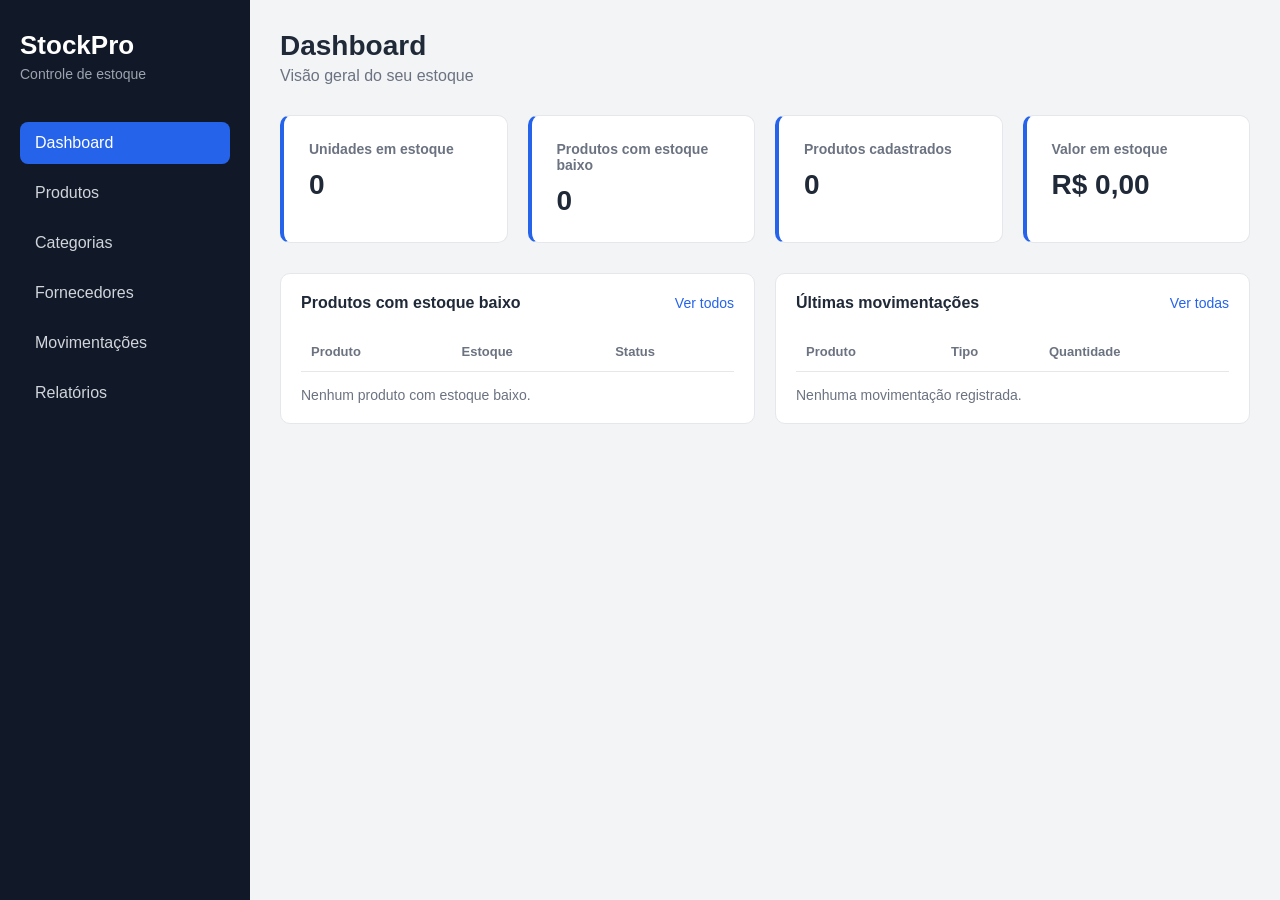
<file: index.html>
<!DOCTYPE html>
<html lang="pt-BR">
<head>
    <meta charset="UTF-8">
    <meta name="viewport" content="width=device-width, initial-scale=1.0">
    <title>StockPro | Controle de Estoque</title>
    <link rel="stylesheet" href="css/style.css">
    <link rel="shortcut icon" href="img/favicon.ico" type="image/x-icon">
</head>
<body>
    <div class="container">
        <aside class="sidebar">
            <div class="logo">
                <h1>StockPro</h1>
                <p>Controle de estoque</p>
            </div>

            <nav class="menu">
                <a href="index.html" class="ativo">Dashboard</a>
                <a href="pages/produtos.html">Produtos</a>
                <a href="pages/categorias.html">Categorias</a>
                <a href="pages/fornecedores.html">Fornecedores</a>
                <a href="pages/movimentacoes.html">Movimentações</a>
                <a href="pages/relatorios.html">Relatórios</a>
            </nav>
        </aside>

        <main class="conteudo">
            <header class="cabecalho">
                <h2>Dashboard</h2>
                <p>Visão geral do seu estoque</p>
            </header>

            <section class="cards">
                <div class="card">
                    <h3>Unidades em estoque</h3>
                    <strong id="total-unidades">0</strong>
                </div>

                <div class="card">
                    <h3>Produtos com estoque baixo</h3>
                    <strong id="total-estoque-baixo">0</strong>
                </div>

                <div class="card">
                    <h3>Produtos cadastrados</h3>
                    <strong id="total-produtos-dashboard">0</strong>
                </div>

                <div class="card">
                    <h3>Valor em estoque</h3>
                    <strong id="valor-estoque">R$ 0,00</strong>
                </div>
            </section>

            <section class="dashboard-grid">
                <div class="painel">
                    <div class="painel-header">
                        <h3>Produtos com estoque baixo</h3>
                        <a href="pages/produtos.html">Ver todos</a>
                    </div>

                    <div class="tabela-container">
                        <table>
                            <thead>
                                <tr>
                                    <th>Produto</th>
                                    <th>Estoque</th>
                                    <th>Status</th>
                                </tr>
                            </thead>
                            <tbody id="tabela-estoque-baixo"></tbody>
                        </table>
                    </div>

                    <p id="mensagem-estoque-vazio"
                       class="mensagem-vazia" hidden>
                        Nenhum produto com estoque baixo.
                    </p>
                </div>

                <div class="painel">
                    <div class="painel-header">
                        <h3>Últimas movimentações</h3>
                        <a href="pages/movimentacoes.html">Ver todas</a>
                    </div>

                    <div class="tabela-container">
                        <table>
                            <thead>
                                <tr>
                                    <th>Produto</th>
                                    <th>Tipo</th>
                                    <th>Quantidade</th>
                                </tr>
                            </thead>
                            <tbody id="tabela-movimentacoes"></tbody>
                        </table>
                    </div>

                    <p id="mensagem-movimentacoes-vazias"
                       class="mensagem-vazia" hidden>
                        Nenhuma movimentação registrada.
                    </p>
                </div>
            </section>
        </main>
    </div>

    <script src="js/dashboard.js"></script>
</body>
</html>
</file>
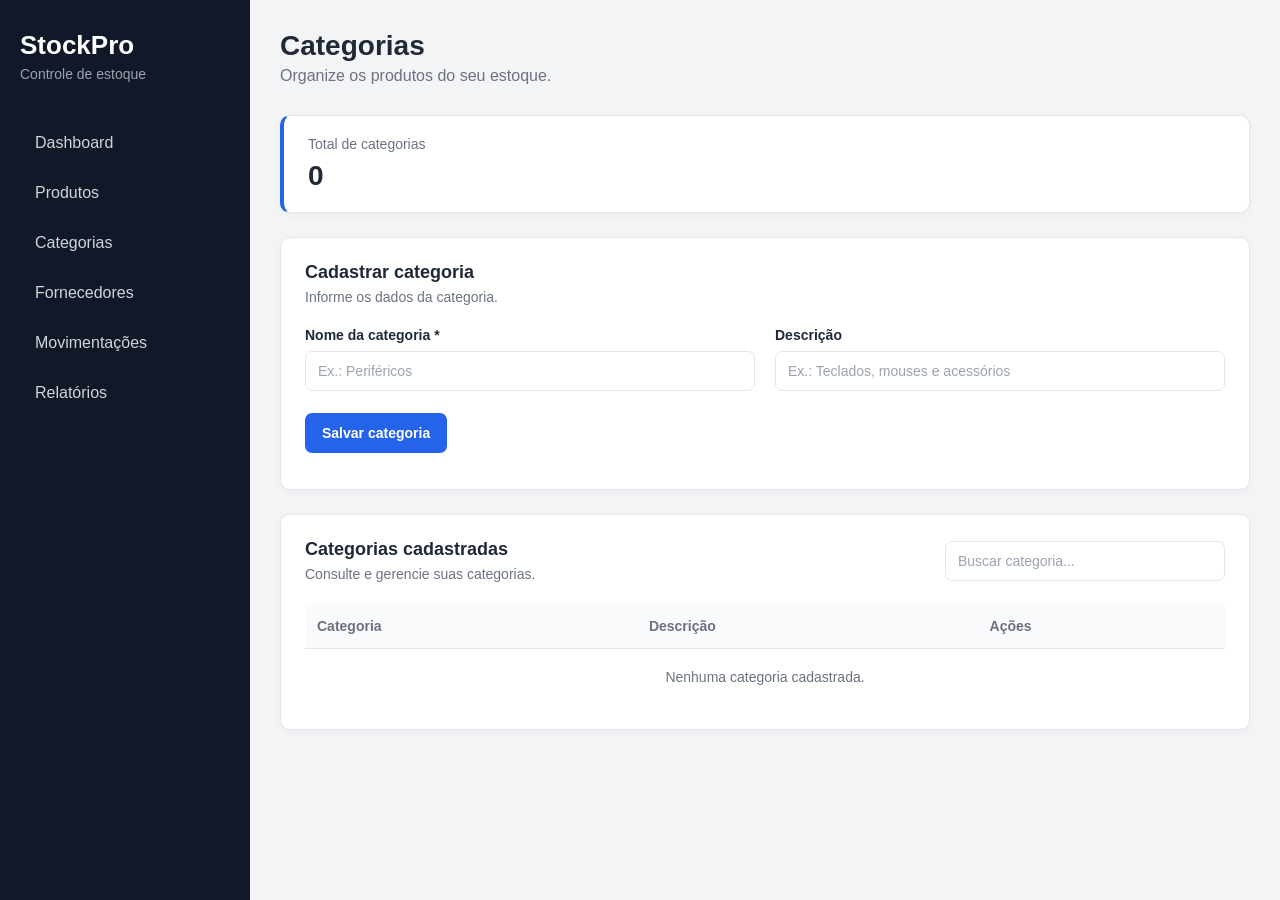
<file: pages/categorias.html>
<!DOCTYPE html>
<html lang="pt-BR">
<head>
    <meta charset="UTF-8">
    <meta name="viewport" content="width=device-width, initial-scale=1.0">
    <title>StockPro | Categorias</title>
    <link rel="stylesheet" href="../css/style.css">
    <link rel="stylesheet" href="../css/categorias.css">
    <link rel="shortcut icon" href="../img/favicon.ico" type="image/x-icon">
</head>
<body>
    <div class="container">
        <aside class="sidebar">
            <div class="logo">
                <h1>StockPro</h1>
                <p>Controle de estoque</p>
            </div>

            <nav class="menu">
                <a href="../index.html">Dashboard</a>
                <a href="produtos.html">Produtos</a>
                <a href="categorias.html">Categorias</a>
                <a href="fornecedores.html">Fornecedores</a>
                <a href="movimentacoes.html">Movimentações</a>
                <a href="relatorios.html">Relatórios</a>
            </nav>
        </aside>

        <main class="conteudo">
            <header class="cabecalho">
                <h2>Categorias</h2>
                <p>Organize os produtos do seu estoque.</p>
            </header>

            <section class="categorias-resumo">
                <div class="categoria-indicador">
                    <span>Total de categorias</span>
                    <strong id="total-categorias">0</strong>
                </div>
            </section>

            <section class="categorias-painel">
                <div class="categorias-titulo">
                    <div>
                        <h3 id="titulo-formulario">Cadastrar categoria</h3>
                        <p>Informe os dados da categoria.</p>
                    </div>
                </div>

                <form id="form-categoria">
                    <input type="hidden" id="categoria-id">

                    <div class="categorias-form-grid">
                        <div class="categoria-campo">
                            <label for="nome-categoria">Nome da categoria *</label>
                            <input
                                type="text"
                                id="nome-categoria"
                                maxlength="80"
                                required
                                placeholder="Ex.: Periféricos"
                            >
                        </div>

                        <div class="categoria-campo">
                            <label for="descricao-categoria">Descrição</label>
                            <input
                                type="text"
                                id="descricao-categoria"
                                maxlength="200"
                                placeholder="Ex.: Teclados, mouses e acessórios"
                            >
                        </div>
                    </div>

                    <div class="categorias-acoes">
                        <button type="submit" class="botao-categoria botao-salvar-categoria">
                            Salvar categoria
                        </button>

                        <button
                            type="button"
                            id="btn-cancelar-categoria"
                            class="botao-categoria botao-cancelar-categoria"
                            hidden
                        >
                            Cancelar edição
                        </button>
                    </div>

                    <p id="mensagem-categoria" role="status" aria-live="polite"></p>
                </form>
            </section>

            <section class="categorias-painel">
                <div class="categorias-titulo categorias-lista-titulo">
                    <div>
                        <h3>Categorias cadastradas</h3>
                        <p>Consulte e gerencie suas categorias.</p>
                    </div>

                    <input
                        type="search"
                        id="buscar-categoria"
                        class="buscar-categoria"
                        placeholder="Buscar categoria..."
                        aria-label="Buscar categoria"
                    >
                </div>

                <div class="tabela-container">
                    <table class="tabela-categorias">
                        <thead>
                            <tr>
                                <th>Categoria</th>
                                <th>Descrição</th>
                                <th>Ações</th>
                            </tr>
                        </thead>
                        <tbody id="tabela-categorias"></tbody>
                    </table>
                </div>

                <p id="mensagem-tabela-categorias" class="mensagem-categoria-vazia">
                    Nenhuma categoria cadastrada.
                </p>
            </section>
        </main>
    </div>

    <script src="../js/categorias.js"></script>
</body>
</html>
</file>
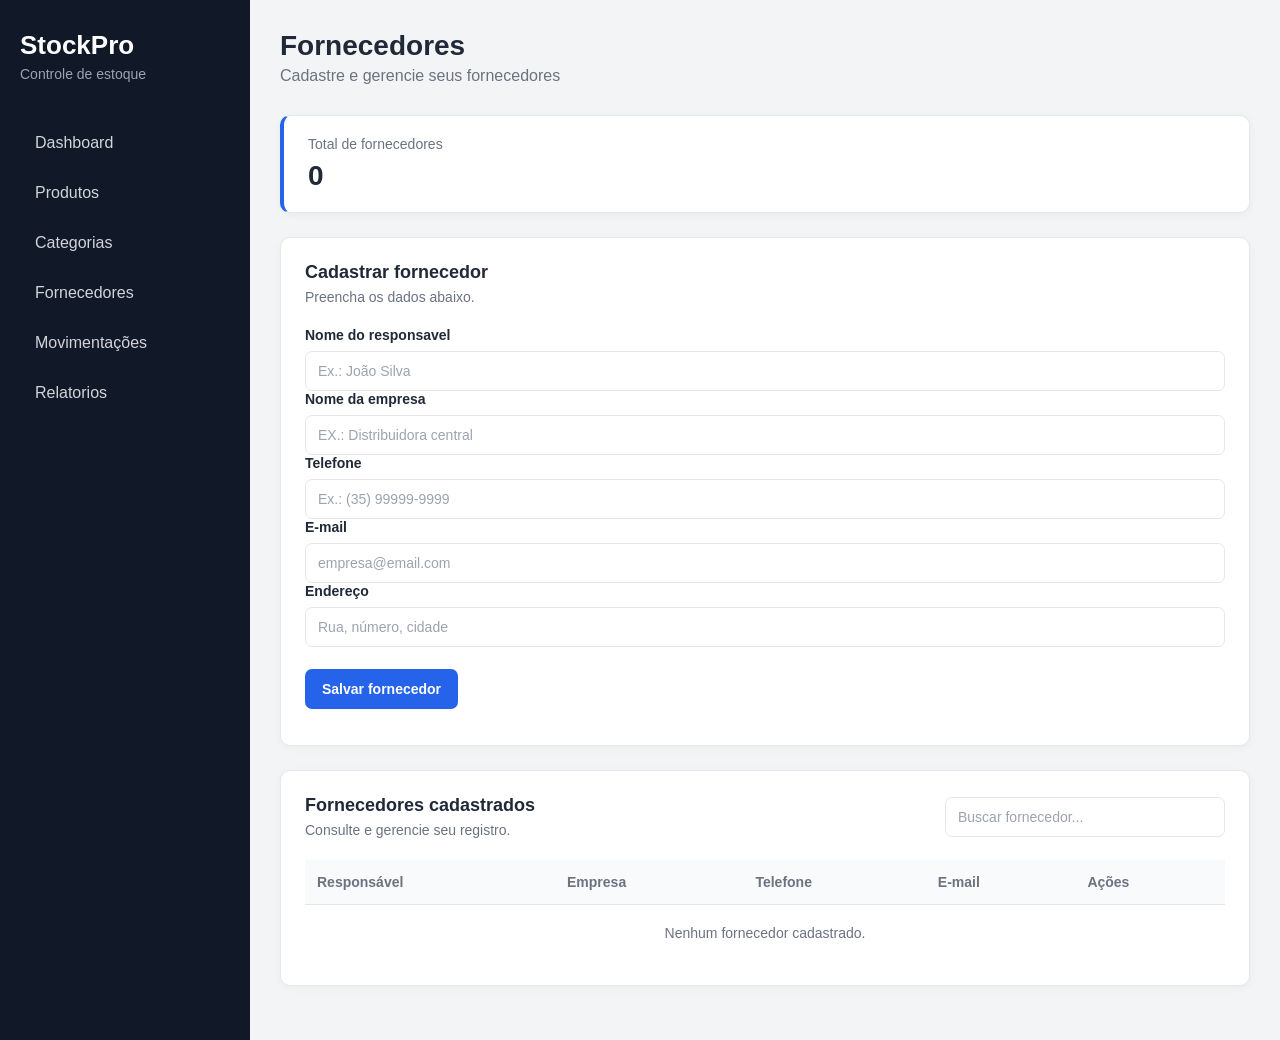
<file: pages/fornecedores.html>
<!DOCTYPE html>
<html lang="en">
<head>
    <meta charset="UTF-8">
    <meta name="viewport" content="width=device-width, initial-scale=1.0">
    <title>StockPro | Fornecedores</title>
    <link rel="stylesheet" href="../css/style.css">
    <link rel="stylesheet" href="../css/fornecedores.css">
    <link rel="shortcut icon" href="../img/favicon.ico" type="image/x-icon">
</head>
<body>
    
    <div class="container">

        <aside class="sidebar">

            <div class="logo">

                <h1>StockPro</h1>
                <p>Controle de estoque</p>

            </div>

            <nav class="menu">

                <a href="../index.html">Dashboard</a>
                <a href="produtos.html">Produtos</a>
                <a href="categorias.html">Categorias</a>
                <a href="fornecedores.html">Fornecedores</a>
                <a href="movimentacoes.html">Movimentações</a>
                <a href="relatorios.html">Relatorios</a>

            </nav>

        </aside>

        <main class="conteudo">

            <header class="cabecalho">

                <h2>Fornecedores</h2>
                <p>Cadastre e gerencie seus fornecedores</p>

            </header>

            <section class="fornecedores-resumo">

                <div class="fornecedor-indicador">

                    <span>Total de fornecedores</span>
                    <strong id="total-fornecedores">0</strong>

                </div>

            </section>

            <section class="fornecedores-painel">

                <div class="fornecedores-titulo">

                    <div>

                        <h3 id="titulo-formulario">Cadastrar fornecedor</h3>
                        <p>Preencha os dados abaixo.</p>

                    </div>

                </div>

                <form id="form-fornecedor">

                    <input type="hidden" id="fornecedor-id">

                    <div class="fornecedor-form-grid">

                        <div class="fornecedor-campo">

                            <label for="nome">Nome do responsavel</label>
                            <input type="text" id="nome" maxlength="100" required placeholder="Ex.: João Silva">

                        </div>

                        <div class="fornecedor-campo">

                            <label for="empresa">Nome da empresa</label>
                            <input type="text" id="empresa" maxlength="120" required placeholder="EX.: Distribuidora central">

                        </div>

                        <div class="fornecedor-campo">

                            <label for="telefone">Telefone</label>
                            <input type="tel" id="telefone" maxlength="25" required placeholder="Ex.: (35) 99999-9999">

                        </div>

                        <div class="fornecedor-campo">

                            <label for="email">E-mail</label>
                            <input type="email" id="email" maxlength="150" placeholder="empresa@email.com">

                        </div>

                        <div class="fornecedor-campo fornecedor-endereco">

                            <label for="endereco">Endereço</label>
                            <input type="text" id="endereco" maxlength="200" placeholder="Rua, número, cidade">

                        </div>

                    </div>

                    <div class="fornecedores-acoes">

                        <button type="submit" class="botao-fornecedor botao-salvar">

                            Salvar fornecedor

                        </button>

                        <button type="button" id="btn-cancelar" class="botao-fornecedor botao-cancelar" hidden>

                            Cancelar edição

                        </button>

                    </div>

                    <p id="mensagem-fornecedor" role="status" aria-live="polite"></p>

                </form>

            </section>

            <section class="fornecedores-painel">

                <div class="fornecedores-titulo fornecedores-lista-titulo">

                    <div>

                        <h3>Fornecedores cadastrados</h3>
                        <p>Consulte e gerencie seu registro.</p>

                    </div>

                    <input type="search" id="pesquisa-fornecedor" class="pesquisa-fornecedor" placeholder="Buscar fornecedor..." aria-label="Buscar fornecedor">

                </div>

                <div class="tabela-container">

                    <table class="tabela-fornecedores">

                        <thead>

                            <tr>

                                <th>Responsável</th>
                                <th>Empresa</th>
                                <th>Telefone</th>
                                <th>E-mail</th>
                                <th>Ações</th>

                            </tr>

                        </thead>

                        <tbody id="tabela-fornecedores"></tbody>

                    </table>

                </div>

                <p id="mensagem-tabela" class="mensagem-fornecedor-vazia">
                    Nenhum fornecedor cadastrado.
                </p>

            </section>

        </main>

    </div>

    <script src="../js/fornecedores.js"></script>

</body>
</html>
</file>
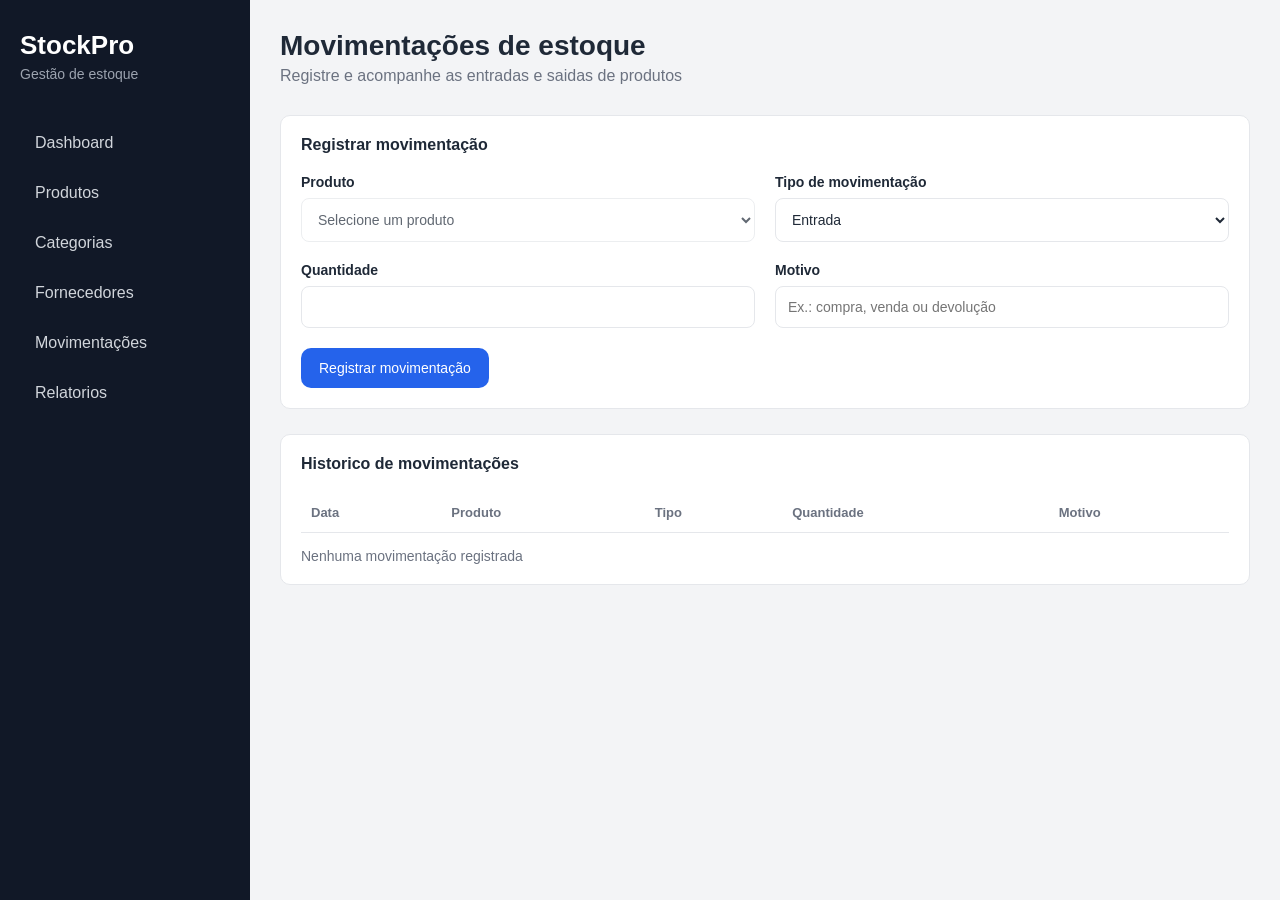
<file: pages/movimentacoes.html>
<!DOCTYPE html>
<html lang="en">
<head>
    <meta charset="UTF-8">
    <meta name="viewport" content="width=device-width, initial-scale=1.0">
    <title>Movimentações | StockPro</title>
    <link rel="stylesheet" href="../css/style.css">
    <link rel="shortcut icon" href="../img/favicon.ico" type="image/x-icon">
</head>
<body>

    <div class="container">

        <aside class="sidebar">

            <div class="logo">

                <h1>StockPro</h1>

                <p>Gestão de estoque</p>

            </div>

            <nav class="menu">

                <a href="../index.html">Dashboard</a>
                <a href="produtos.html">Produtos</a>
                <a href="categorias.html">Categorias</a>
                <a href="fornecedores.html">Fornecedores</a>
                <a href="movimentacoes.html">Movimentações</a>
                <a href="relatorios.html">Relatorios</a>

            </nav>

        </aside>

        <main class="conteudo">

            <header class="cabecalho">

                <h2>Movimentações de estoque </h2>
                <p>Registre e acompanhe as entradas e saidas de produtos </p>

            </header>

            <section class="painel painel-movimentacao">

                <div class="painel-header">

                    <h3>Registrar movimentação</h3>

                </div>

                <form id="form-movimentacao">

                    <div class="campo">

                        <label for="produto-movimentacao">Produto</label>
                        <select id="produto-movimentacao" required>
                            <option value="">Selecione um produto</option>
                        </select>

                    </div>

                    <div class="campo">

                        <label for="tipo-movimentacao">Tipo de movimentação</label>
                        <select id="tipo-movimentacao" required>
                            <option value="entrada">Entrada</option>
                            <option value="saida">Saída</option>
                        </select>

                    </div>

                    <div class="campo">

                        <label for="quantidade-movimentacao">Quantidade</label>
                        <input
                            type="number"
                            id="quantidade-movimentacao"
                            min="1"
                            step="1"
                            required
                        >

                    </div>

                    <div class="campo">

                        <label for="motivo-movimentacao">Motivo</label>
                        <input
                            type="text"
                            id="motivo-movimentacao"
                            maxlength="150"
                            placeholder="Ex.: compra, venda ou devolução"
                            required
                        >

                    </div>

                    <button type="submit">Registrar movimentação</button>

                </form>

            </section>

            <section class="painel painel-historico">

                <div class="painel-header">

                    <h3>Historico de movimentações</h3>

                </div>

                <div class="tabela-container">

                    <table>

                        <thead>

                            <tr>

                                <th>Data</th>
                                <th>Produto</th>
                                <th>Tipo</th>
                                <th>Quantidade</th>
                                <th>Motivo</th>

                            </tr>

                        </thead>

                        <tbody id="historico-movimentacoes"></tbody>

                    </table>

                </div>

                <p id="mensagem-historico" class="mensagem-vazia" hidden>Nenhuma movimentação registrada</p>

            </section>

        </main>

    </div>

    <script src="../js/movimentacoes.js"></script>

</body>
</html>
</file>
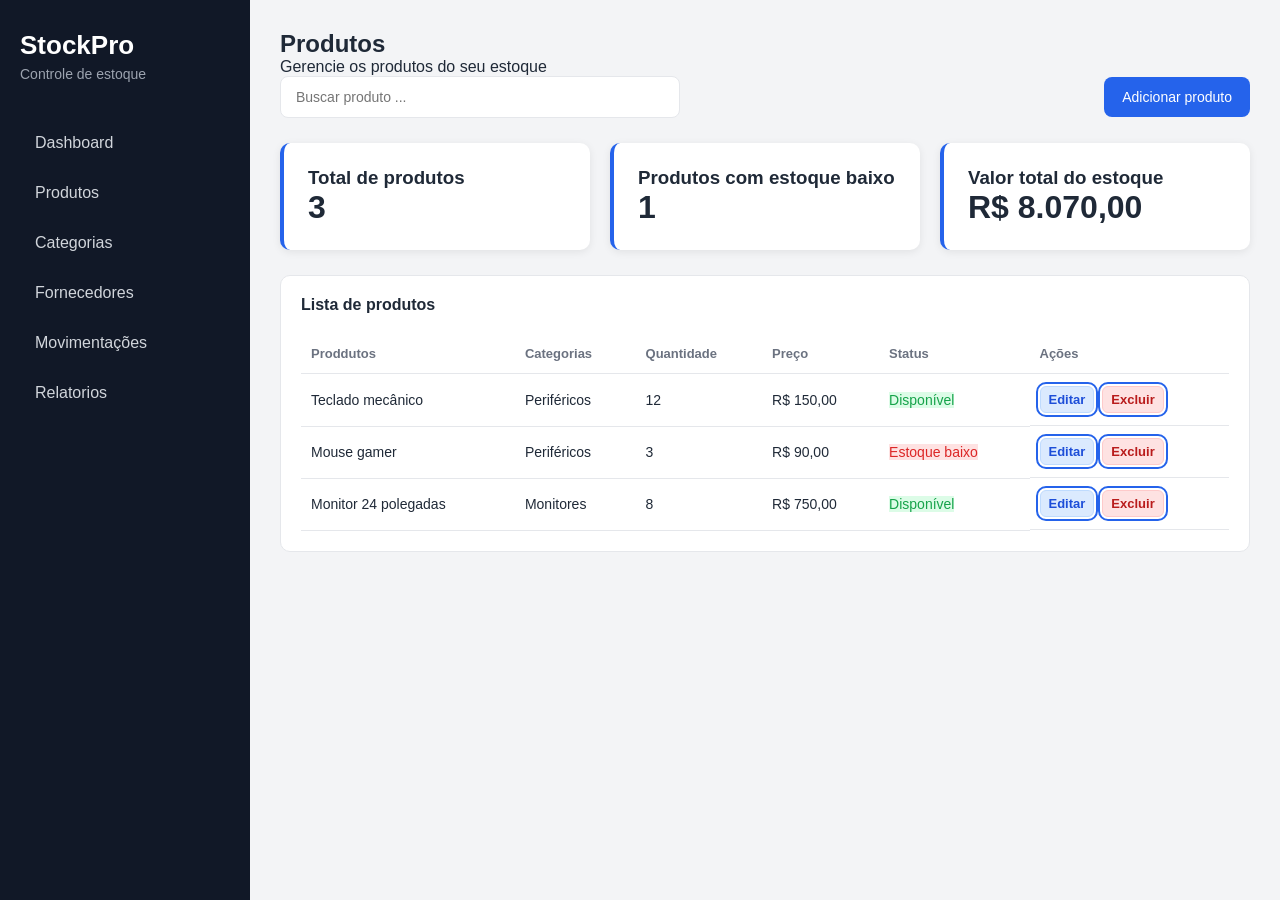
<file: pages/produtos.html>
<!DOCTYPE html>

<html lang="pt-br">
    
<head>

    <meta charset="UTF-8">

    <meta name="viewport" content="width=device-width, initial-scale=1.0">

    <title>StockPro | Produtos</title>

    <link rel="stylesheet" href="../css/style.css">

    <link rel="shortcut icon" href="../img/favicon.ico" type="image/x-icon">

</head>

<body>

    <div class="container">

        <aside class="sidebar">

            <div class="logo">

                <h1>StockPro</h1>
                <p>Controle de estoque</p>

            </div>

            <nav class="menu">

                <a href="../index.html">Dashboard</a>
                <a href="produtos.html">Produtos</a>
                <a href="categorias.html">Categorias</a>
                <a href="fornecedores.html">Fornecedores</a>
                <a href="movimentacoes.html">Movimentações</a>
                <a href="relatorios.html">Relatorios</a>

            </nav>

        </aside>

        <main class="conteudo">

            <header>

                <h2>Produtos</h2>
                <p>Gerencie os produtos do seu estoque</p>

            </header>

            <section class="acoes-produtos">

                <input type="search" id="buscar-produto" placeholder="Buscar produto ...">
                <button type="button" id="btn-adicionar"> Adicionar produto</button>

            </section>

            <section class="indicadores-estoque">

                <div class="card-indicador">

                    <h3>Total de produtos</h3>
                    <p id="total-produtos">0</p>

                </div>

                <div class="card-indicador card-estoque-baixo">

                    <h3>Produtos com estoque baixo</h3>
                    <p id="produtos-estoque-baixo">0</p>

                </div>

                <div class="card-indicador">

                    <h3>Valor total do estoque </h3>
                    <p id="valor-total-estoque">R$0,00</p>

                </div>

            </section>

            <section class="painel" id="formulario-produto" hidden>

                <div class="painel-header">

                    <h3 id="titulo-formulario">Adicionar produto</h3>

                </div>

                <form id="form-produto">

                    <div class="campo">

                        <label for="nome-produto">Nome do produto</label>
                        <input type="text" id="nome-produto" required maxlength="100">

                    </div>

                    <div class="campo">

                        <label for="categoria-produto">Categoria</label>
                        <select id="categoria-produto" required>
                            <option value="">Selecione uma categoria</option>
                        </select>
                    </div>

                    <div class="campo">

                        <label for="quantidade-produto">Quantidade</label>
                        <input type="number" id="quantidade-produto" min="0" step="1" required>

                    </div>

                    <div class="campo">

                        <label for="preco-produto">Preço</label>
                        <input type="number" id="preco-produto" min="0" step="0.01" required>

                    </div>

                    <div class="campo">

                        <label for="estoque-minimo">Estoque mínimo</label>
                        <input type="number" id="estoque-minimo" min="0" step="1" required>

                    </div>

                    <button type="submit" id="btn-salvar">Salvar produto</button>
                    <button type="button" id="btn-cancelar">Cancelar</button>

                </form>

            </section>

            <section class="painel">

                <div class="painel-header">

                    <h3>Lista de produtos</h3>

                </div>

                <div class="tabela-container">

                    <table>

                        <thead>

                            <tr>

                                <th>Proddutos</th>
                                <th>Categorias</th>
                                <th>Quantidade</th>
                                <th>Preço</th>
                                <th>Status</th>
                                <th>Ações</th>

                            </tr>

                        </thead>

                        <tbody>

                            <tr>

                                <td>Teclado mecânico</td>
                                <td>Periféricos</td>
                                <td>12</td>
                                <td>R$ 150,00</td>
                                <td><span class="status-entrada">Disponivel</span></td>
                                <td></td>

                            </tr>

                               <tr>

                                <td>Mouse gamer</td>
                                <td>Periféricos</td>
                                <td>3</td>
                                <td>R$ 90,00</td>
                                <td><span class="status-baixo">Estoque baixo</span></td>
                                <td></td>

                            </tr>

                               <tr>

                                <td>Monitor 24"</td>
                                <td>Monitores</td>
                                <td>8</td>
                                <td>R$ 750,00</td>
                                <td><span class="status-entrada">Disponivel</span></td>
                                <td></td>

                            </tr>

                        </tbody>

                    </table>

                </div>

            </section>

        </main>

    </div>

    <script src="../js/produtos.js"></script>

</body>

</html>
</file>
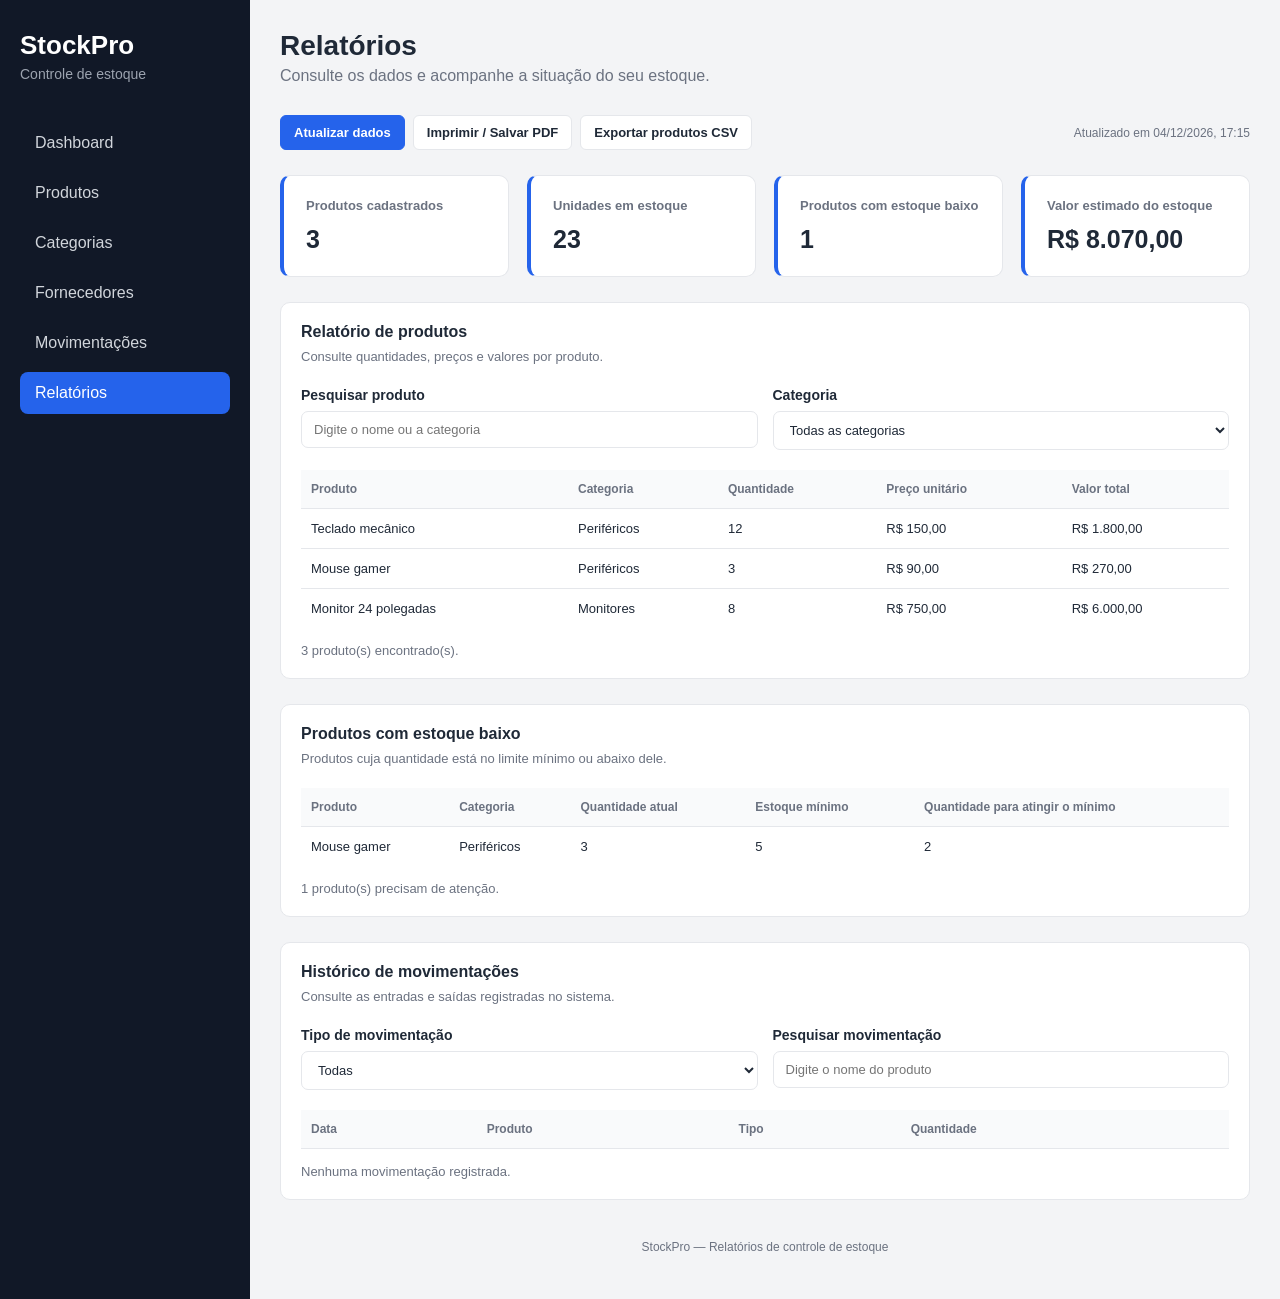
<file: pages/relatorios.html>
<!DOCTYPE html>
<html lang="pt-BR">
<head>
    <meta charset="UTF-8">
    <meta name="viewport" content="width=device-width, initial-scale=1.0">

    <title>Relatórios | StockPro</title>

    <link rel="stylesheet" href="../css/style.css">
    <link rel="stylesheet" href="../css/relatorios.css">
    <link rel="shortcut icon" href="../img/favicon.ico" type="image/x-icon">
</head>

<body>
    <div class="container">

        <aside class="sidebar">
            <div class="logo">
                <h1>StockPro</h1>
                <p>Controle de estoque</p>
            </div>

            <nav class="menu">
                <a href="../index.html">Dashboard</a>
                <a href="produtos.html">Produtos</a>
                <a href="categorias.html">Categorias</a>
                <a href="fornecedores.html">Fornecedores</a>
                <a href="movimentacoes.html">Movimentações</a>
                <a href="relatorios.html" class="ativo">Relatórios</a>
            </nav>
        </aside>

        <main class="conteudo">

            <header class="cabecalho">
                <h2>Relatórios</h2>
                <p>Consulte os dados e acompanhe a situação do seu estoque.</p>
            </header>

            <!-- AÇÕES -->

            <section class="relatorios-acoes">
                <div>
                    <button type="button" id="btn-atualizar-relatorios">
                        Atualizar dados
                    </button>

                    <button type="button" id="btn-imprimir-relatorios">
                        Imprimir / Salvar PDF
                    </button>

                    <button type="button" id="btn-exportar-produtos">
                        Exportar produtos CSV
                    </button>
                </div>

                <p id="data-atualizacao"></p>
            </section>

            <!-- INDICADORES -->

            <section class="relatorios-indicadores">

                <article class="relatorio-card">
                    <h3>Produtos cadastrados</h3>
                    <p id="relatorio-total-produtos">0</p>
                </article>

                <article class="relatorio-card">
                    <h3>Unidades em estoque</h3>
                    <p id="relatorio-total-unidades">0</p>
                </article>

                <article class="relatorio-card">
                    <h3>Produtos com estoque baixo</h3>
                    <p id="relatorio-total-baixo">0</p>
                </article>

                <article class="relatorio-card">
                    <h3>Valor estimado do estoque</h3>
                    <p id="relatorio-valor-estoque">R$ 0,00</p>
                </article>

            </section>

            <!-- RELATÓRIO DE PRODUTOS -->

            <section class="painel painel-relatorio">

                <div class="painel-header">
                    <div>
                        <h3>Relatório de produtos</h3>
                        <p>Consulte quantidades, preços e valores por produto.</p>
                    </div>
                </div>

                <div class="filtros-relatorios">
                    <div class="campo">
                        <label for="filtro-busca-produto">Pesquisar produto</label>
                        <input
                            type="search"
                            id="filtro-busca-produto"
                            placeholder="Digite o nome ou a categoria"
                        >
                    </div>

                    <div class="campo">
                        <label for="filtro-categoria-relatorio">Categoria</label>
                        <select id="filtro-categoria-relatorio">
                            <option value="">Todas as categorias</option>
                        </select>
                    </div>
                </div>

                <div class="tabela-container">
                    <table>
                        <thead>
                            <tr>
                                <th>Produto</th>
                                <th>Categoria</th>
                                <th>Quantidade</th>
                                <th>Preço unitário</th>
                                <th>Valor total</th>
                            </tr>
                        </thead>

                        <tbody id="tabela-relatorio-produtos"></tbody>
                    </table>
                </div>

                <p class="mensagem-relatorio" id="mensagem-produtos"></p>

            </section>

            <!-- RELATÓRIO DE ESTOQUE BAIXO -->

            <section class="painel painel-relatorio">

                <div class="painel-header">
                    <div>
                        <h3>Produtos com estoque baixo</h3>
                        <p>Produtos cuja quantidade está no limite mínimo ou abaixo dele.</p>
                    </div>
                </div>

                <div class="tabela-container">
                    <table>
                        <thead>
                            <tr>
                                <th>Produto</th>
                                <th>Categoria</th>
                                <th>Quantidade atual</th>
                                <th>Estoque mínimo</th>
                                <th>Quantidade para atingir o mínimo</th>
                            </tr>
                        </thead>

                        <tbody id="tabela-relatorio-estoque-baixo"></tbody>
                    </table>
                </div>

                <p class="mensagem-relatorio" id="mensagem-estoque-baixo"></p>

            </section>

            <!-- HISTÓRICO DE MOVIMENTAÇÕES -->

            <section class="painel painel-relatorio">

                <div class="painel-header">
                    <div>
                        <h3>Histórico de movimentações</h3>
                        <p>Consulte as entradas e saídas registradas no sistema.</p>
                    </div>
                </div>

                <div class="filtros-relatorios">
                    <div class="campo">
                        <label for="filtro-tipo-movimentacao">Tipo de movimentação</label>
                        <select id="filtro-tipo-movimentacao">
                            <option value="">Todas</option>
                            <option value="entrada">Entradas</option>
                            <option value="saida">Saídas</option>
                        </select>
                    </div>

                    <div class="campo">
                        <label for="filtro-busca-movimentacao">Pesquisar movimentação</label>
                        <input
                            type="search"
                            id="filtro-busca-movimentacao"
                            placeholder="Digite o nome do produto"
                        >
                    </div>
                </div>

                <div class="tabela-container">
                    <table>
                        <thead>
                            <tr>
                                <th>Data</th>
                                <th>Produto</th>
                                <th>Tipo</th>
                                <th>Quantidade</th>
                            </tr>
                        </thead>

                        <tbody id="tabela-relatorio-movimentacoes"></tbody>
                    </table>
                </div>

                <p class="mensagem-relatorio" id="mensagem-movimentacoes"></p>

            </section>

            <footer class="rodape-relatorios">
                <p>StockPro — Relatórios de controle de estoque</p>
            </footer>

        </main>
    </div>

    <script src="../js/relatorios.js"></script>
</body>
</html>
</file>
<file: css/style.css>
@charset "UTF-8";
:root{

    --cor-principal: #2563eb;
    --cor-sidebar: #111827;
    --cor-fundo: #f3f4f6;
    --cor-card: #ffffff;
    --cor-texto: #1f2937;
    --cor-texto-secundario: #6b7280;
    --cor-texto-extra: #9ca3af;
    --cor-sucesso: #16a34a;
    --cor-alerta: #f59e0b;
    --cor-perigo: #dc2626;
    --cor-links-cabeçalho: #d1d5db;
    --cor-status-baixo: #fee2e2;
    --cor-status-entrada: #dcfce7;
    --borda: #e5e7eb;
    --fonte: Arial, Helvetica, sans-serif;

}

*{
    margin: 0;
    padding: 0;
    box-sizing: border-box;
}

.container{
    display: flex;
    min-height: 100vh;
}

.sidebar{
    width: 250px;
    min-height: 100vh;
    background-color: var(--cor-sidebar);
    color: var(--cor-card);
    padding: 30px 20px;
}

.logo{
    margin-bottom: 40px;
}

.logo h1{
    font-size: 26px;
    margin-bottom: 5px;
}

.logo p{
    font-size: 14px;
    color: var(--cor-texto-extra);
}

.menu{
    display: flex;
    flex-direction: column;
    gap: 8px;
}

.menu a{
    text-decoration: none;
    color: var(--cor-links-cabeçalho);
    padding: 12px 15px;
    border-radius: 8px;
    transition: 0.3s;
}

.menu a:hover, .menu a.ativo{
    background-color: var(--cor-principal);
    color: var(--cor-card);
}

.conteudo{
    flex: 1;
    padding: 30px;
}

.cabecalho{
    margin-bottom: 30px;
}

.cabecalho h2{
    font-size: 28px;
    margin-bottom: 5px;
}

.cabecalho p{
    color: var(--cor-texto-secundario);
}

.cards{
    display: grid;
    grid-template-columns: repeat(4, 1fr);
    gap: 20px;
    margin-bottom: 30px;
}

.card{
    background-color: var(--cor-card);
    padding: 25px;
    border-radius: 10px;
    border: 1px solid var(--borda);
    border-left: 4px solid var(--cor-principal);
}

.card h3{
    font-size: 14px;
    color: var(--cor-texto-secundario);
    margin-bottom: 12px;
}

.card strong{
    font-size: 28px;
}

.dashboard-grid{
    display: grid;
    grid-template-columns: repeat(2,1fr);
    gap: 20px;
}

.painel{
    background-color: var(--cor-card);
    border: 1px solid var(--borda);
    border-radius: 10px;
    padding: 20px;
}

.painel-header{
    display: flex;
    justify-content: space-between;
    align-items: center;
    margin-bottom: 20px;
}

.painel-header h3{
    font-size: 16px;
}

.painel-header a{
    text-decoration: none;
    color: var(--cor-principal);
    font-size: 14px;
}

.painel-header a:hover{
    text-decoration: underline;
 }

.tabela-container{
    overflow-x: auto;
 }

.status{
    display: inline-block;
    padding: 5px 10px;
    border-radius: 20px;
    font-size: 12px;
    font-weight: 600;
 }

.status-baixo{
    background-color: var(--cor-status-baixo);
    color: var(--cor-perigo);
}

.status-entrada{
    background-color: var(--cor-status-entrada);
    color: var(--cor-sucesso);
}

.status-saida{
    background-color: var(--cor-status-baixo);
    color: var(--cor-perigo);
}

.acoes-produtos{
    display: flex;
    justify-content: space-between;
    align-items: center;
    gap: 15px;
    margin-bottom: 25px;
}

.acoes-produtos input{
    flex: 1;
    max-width: 400px;
    padding: 12px 15px;
    border: 1px solid var(--borda);
    border-radius: 8px;
    font-size: 14px;
    outline: none;
}

.acoes-produtos button{
    padding: 12px 18px;
    background-color: var(--cor-principal);
    color: var(--cor-card);
    border: none;
    border-radius: 8px;
    font-size: 14px;
    cursor: pointer;
}

.campo{
    display: flex;
    flex-direction: column;
    gap: 8px;
}

.campo label{
    font-size: 14px;
    font-weight: 600;
}

.campo input, select{
    width: 100%;
    padding: 12px;
    border: 1px solid var(--borda);
    border-radius: 8px;
    font-family: var(--fonte);
    font-size: 14px;
}

.indicadores-estoque{
    display: grid;
    grid-template-columns: repeat(auto-fit, minmax(220px, 1fr));
    gap: 20px;
    margin-bottom: 25px;
}

.card-indicador{
    background-color: var(--cor-card);
    padding: 24px;
    border-radius: 10px;
    box-shadow: 0 2px 8px rgba(0, 0, 0, 0.08);
    border-left: 4px solid var(--cor-principal);
}

.card-indicador p{
    color: var(--cor-texto);
    font-size: 32px;
    font-weight: bold;
    margin: 0;
}

.painel-movimentacao, .paiel-historico{
    margin-bottom: 25px;
}

.mensagem-vazia{
    margin-top: 15px;
    color: var(--cor-texto-secundario);
    font-size: 14px;
}

.acoes-tabela {
display: flex;
align-items: center;
gap: 8px;
}

.acoes-tabela button {
padding: 5px 8px;
border: 1px solid transparent;
border-radius: 6px;
font-family: var(--fonte);
font-size: 13px;
font-weight: 600;
cursor: pointer;
transition: background-color 0.2s, border-color 0.2s;
}

.btn-editar {
background-color: #eff6ff;
color: #1d4ed8;
border-color: #dbeafe !important;
}

.btn-editar {
background-color: #dbeafe;
border-color: #bfdbfe !important;
}

.btn-excluir {
background-color: #fef2f2;
color: #b91c1c;
border-color: #fee2e2 !important;
}

.btn-excluir {
background-color: #fee2e2;
border-color: #fecaca !important;
}

.acoes-tabela button {
outline: 2px solid var(--cor-principal);
outline-offset: 2px;
}   

#formulario-produto{
    margin-bottom: 25px;
}

#formulario-produto[hiden]{
    display: none;
}

#form-produto{
    display: grid;
    flex-direction: column;
    gap: 20px;
}

#form-produto button{
    padding: 12px 18px;
    background-color: var(--cor-principal);
    color: var(--cor-card);
    border: none;
    border-radius: 8px;
    font-size: 14px;
    cursor: pointer;
}

#form-movimentacao{
    display: grid;
    grid-template-columns: repeat(2, minmax(0,1fr));
    gap: 20px;
}

#form-movimentacao select, #form-movimentacao input{
    width: 100%;
    min-width: 0;
    padding: 12px;
    border: 1px solid var(--borda);
    border-radius: 8px;
    background-color: var(--cor-card);
    color: var(--cor-texto);
    font-family: var(--fonte);
    font-size: 14px;
}

#form-movimentacao select:focus, #form-movimentacao input:focus{
    outline: 2px solid var(--cor-principal);
    outline-offset: 1px;
}

#form-movimentacao button{
    justify-self: start;
    padding: 12px 18px;
    background-color: var(--cor-principal);
    color: var(--cor-card);
    border: none;
    border-radius: 10px;
    font-family: var(--fonte);
    font-size: 14px;
    cursor: pointer;
}

#form-movimentacao button:hover{
    filter: brightness(0.95);
}

table{
    width: 100%;
    border-collapse: collapse;
}

th, td{
    padding: 12px 10px;
    text-align: left;
    border-bottom: 1px solid var(--borda);
}

th{
    font-size: 13px;
    color: var(--cor-texto-secundario);
    font-weight: 600;
}

td{
    font-size: 14px;
}

body{
    font-family: var(--fonte);
    background-color: var(--cor-fundo);
    color: var(--cor-texto);
}


@media (max-width: 900px) {

.cards {
    grid-template-columns: repeat(2, 1fr);
}

.dashboard-grid {
    grid-template-columns: 1fr;
}

}

/* ========================================
   RESPONSIVIDADE DO STOCKPRO
   ======================================== */

@media (max-width: 600px) {

    /* Organização geral */
    html,
    body {
        width: 100%;
        max-width: 100%;
    }

    .container {
        flex-direction: column;
        width: 100%;
        min-width: 0;
    }

    /* Menu superior no celular */
    .sidebar {
        width: 100%;
        min-width: 0;
        min-height: auto;
        padding: 15px;
    }

    .logo {
        text-align: center;
        margin-bottom: 15px;
        padding-bottom: 12px;
        border-bottom: 1px solid #374151;
    }

    .logo h1 {
        font-size: 23px;
    }

    .menu {
        display: flex;
        flex-direction: row;
        flex-wrap: nowrap;
        gap: 8px;
        width: 100%;
        overflow-x: auto;
        padding-bottom: 5px;
    }

    .menu a {
        flex: 0 0 auto;
        min-width: auto;
        white-space: nowrap;
        text-align: center;
        padding: 10px 12px;
        font-size: 13px;
    }

    /* Conteúdo principal */
    .conteudo {
        width: 100%;
        min-width: 0;
        max-width: 100%;
        padding: 18px 14px;
    }

    .cabecalho {
        margin-bottom: 22px;
    }

    .cabecalho h2 {
        font-size: 23px;
        overflow-wrap: anywhere;
    }

    .cabecalho p {
        font-size: 14px;
        line-height: 1.5;
    }

    /* Cards do dashboard */
    .cards {
        grid-template-columns: repeat(2, minmax(0, 1fr));
        gap: 12px;
    }

    .card {
        min-width: 0;
        padding: 16px 12px;
    }

    .card h3 {
        font-size: 12px;
        line-height: 1.4;
    }

    .card strong {
        font-size: 21px;
        overflow-wrap: anywhere;
    }

    .dashboard-grid {
        grid-template-columns: minmax(0, 1fr);
        gap: 15px;
    }

    .painel {
        min-width: 0;
        padding: 15px;
    }

    .painel-header {
        flex-wrap: wrap;
        gap: 10px;
    }

    /* Indicadores de estoque */
    .indicadores-estoque {
        grid-template-columns: minmax(0, 1fr);
        gap: 12px;
    }

    .card-indicador {
        min-width: 0;
        padding: 18px;
    }

    .card-indicador p {
        font-size: 27px;
        overflow-wrap: anywhere;
    }

    /* Formulários */
    #form-produto {
        grid-template-columns: minmax(0, 1fr);
    }

    #form-movimentacao {
        grid-template-columns: minmax(0, 1fr);
    }

    #form-movimentacao button {
        width: 100%;
    }

    .campo,
    .campo input,
    .campo select,
    input,
    select,
    textarea {
        min-width: 0;
        max-width: 100%;
    }

    /* Barra de pesquisa e ações */
    .acoes-produtos {
        flex-direction: column;
        align-items: stretch;
        gap: 12px;
    }

    .acoes-produtos input {
        width: 100%;
        max-width: 100%;
    }

    .acoes-produtos button {
        width: 100%;
    }

    /* Tabelas: rolagem apenas dentro da tabela */
    .tabela-container {
        width: 100%;
        max-width: 100%;
        overflow-x: auto;
        -webkit-overflow-scrolling: touch;
    }

    .tabela-container table {
        min-width: 600px;
    }

    /* Botões de editar e excluir */
    .acoes-tabela {
        flex-wrap: nowrap;
        gap: 6px;
    }

    .acoes-tabela button {
        flex-shrink: 0;
        padding: 7px 9px;
        font-size: 12px;
    }

}

/* Celulares com telas muito estreitas */
@media (max-width: 380px) {

    .conteudo {
        padding: 15px 10px;
    }

    .cards {
        grid-template-columns: minmax(0, 1fr);
    }

    .card {
        padding: 18px;
    }

    .menu a {
        padding: 9px 10px;
        font-size: 12px;
    }

}
</file>
<file: css/categorias.css>
/* Indicador */

.categorias-resumo {
    margin-bottom: 24px;
}

.categoria-indicador {
    display: flex;
    flex-direction: column;
    gap: 8px;
    padding: 20px 24px;
    background: var(--cor-card, #ffffff);
    border: 1px solid var(--borda, #e5e7eb);
    border-left: 4px solid var(--cor-principal, #2563eb);
    border-radius: 10px;
    box-shadow: 0 2px 8px rgba(17, 24, 39, 0.04);
}

.categoria-indicador span {
    color: var(--cor-texto-secundario, #6b7280);
    font-size: 14px;
}

.categoria-indicador strong {
    color: var(--cor-texto, #1f2937);
    font-size: 28px;
}

/* Painéis */

.categorias-painel {
    margin-bottom: 24px;
    padding: 24px;
    background: var(--cor-card, #ffffff);
    border: 1px solid var(--borda, #e5e7eb);
    border-radius: 10px;
    box-shadow: 0 2px 8px rgba(17, 24, 39, 0.04);
}

.categorias-titulo {
    display: flex;
    align-items: center;
    justify-content: space-between;
    gap: 16px;
    margin-bottom: 22px;
}

.categorias-titulo h3 {
    margin: 0 0 6px;
    color: var(--cor-texto, #1f2937);
    font-size: 18px;
}

.categorias-titulo p {
    margin: 0;
    color: var(--cor-texto-secundario, #6b7280);
    font-size: 14px;
}

/* Formulário */

.categorias-form-grid {
    display: grid;
    grid-template-columns: repeat(2, minmax(0, 1fr));
    gap: 20px;
}

.categoria-campo {
    display: flex;
    flex-direction: column;
    gap: 8px;
    min-width: 0;
}

.categoria-campo label {
    color: var(--cor-texto, #1f2937);
    font-size: 14px;
    font-weight: 600;
}

.categoria-campo input,
.buscar-categoria {
    box-sizing: border-box;
    width: 100%;
    min-width: 0;
    padding: 11px 12px;
    border: 1px solid var(--borda, #e5e7eb);
    border-radius: 7px;
    background: #ffffff;
    color: var(--cor-texto, #1f2937);
    font: inherit;
    font-size: 14px;
    outline: none;
}

.categoria-campo input:focus,
.buscar-categoria:focus {
    border-color: var(--cor-principal, #2563eb);
}

.categoria-campo input::placeholder,
.buscar-categoria::placeholder {
    color: var(--cor-texto-extra, #9ca3af);
}

.categorias-acoes {
    display: flex;
    flex-wrap: wrap;
    gap: 10px;
    margin-top: 22px;
}

.botao-categoria {
    padding: 11px 16px;
    border: 1px solid transparent;
    border-radius: 7px;
    font: inherit;
    font-size: 14px;
    font-weight: 600;
    cursor: pointer;
}

.botao-salvar-categoria {
    background: var(--cor-principal, #2563eb);
    color: #ffffff;
}

.botao-salvar-categoria:hover {
    background: #1d4ed8;
}

.botao-cancelar-categoria {
    border-color: var(--borda, #e5e7eb);
    background: #ffffff;
    color: var(--cor-texto, #1f2937);
}

.botao-cancelar-categoria:hover {
    background: var(--cor-fundo, #f3f4f6);
}

#mensagem-categoria {
    margin: 12px 0 0;
    color: var(--cor-texto-secundario, #6b7280);
    font-size: 14px;
}

/* Pesquisa e tabela */

.categorias-lista-titulo {
    flex-wrap: wrap;
}

.buscar-categoria {
    max-width: 280px;
}

.tabela-categorias {
    width: 100%;
    border-collapse: collapse;
    text-align: left;
}

.tabela-categorias th,
.tabela-categorias td {
    padding: 14px 12px;
    border-bottom: 1px solid var(--borda, #e5e7eb);
    font-size: 14px;
    vertical-align: middle;
}

.tabela-categorias th {
    background: #f9fafb;
    color: var(--cor-texto-secundario, #6b7280);
    font-weight: 600;
}

.tabela-categorias td {
    color: var(--cor-texto, #1f2937);
}

.tabela-categorias tbody tr:last-child td {
    border-bottom: none;
}

.acoes-categoria {
    display: flex;
    flex-wrap: wrap;
    gap: 8px;
}

.acao-categoria {
    padding: 7px 10px;
    border: 1px solid var(--borda, #e5e7eb);
    border-radius: 6px;
    background: #ffffff;
    font: inherit;
    font-size: 12px;
    font-weight: 600;
    cursor: pointer;
}

.acao-editar-categoria {
    color: var(--cor-principal, #2563eb);
}

.acao-editar-categoria:hover {
    background: #eff6ff;
}

.acao-excluir-categoria {
    color: #b91c1c;
}

.acao-excluir-categoria:hover {
    background: #fef2f2;
}

.mensagem-categoria-vazia {
    padding: 20px 0;
    color: var(--cor-texto-secundario, #6b7280);
    font-size: 14px;
    text-align: center;
}

[hidden] {
    display: none !important;
}

/* Responsividade */

@media (max-width: 900px) {
    .tabela-container {
        overflow-x: auto;
    }

    .tabela-categorias {
        min-width: 500px;
    }
}

@media (max-width: 600px) {
    .categorias-painel {
        padding: 16px;
    }

    .categorias-form-grid {
        grid-template-columns: 1fr;
    }

    .categorias-lista-titulo {
        align-items: stretch;
        flex-direction: column;
    }

    .buscar-categoria {
        max-width: none;
    }
}
</file>
<file: css/fornecedores.css>
/* Indicador de fornecedores */

.fornecedores-resumo {
    margin-bottom: 24px;
}

.fornecedor-indicador {
    background: var(--cor-card, #ffffff);
    border: 1px solid var(--borda, #e5e7eb);
    border-left: 4px solid var(--cor-principal, #2563eb);
    border-radius: 10px;
    padding: 20px 24px;
    box-shadow: 0 2px 8px rgba(17, 24, 39, 0.04);
    display: flex;
    flex-direction: column;
    gap: 8px;
}

.fornecedor-indicador span {
    color: var(--cor-texto-secundario, #6b7280);
    font-size: 14px;
}

.fornecedor-indicador strong {
    color: var(--cor-texto, #1f2937);
    font-size: 28px;
}

/* Painéis */

.fornecedores-painel {
    background: var(--cor-card, #ffffff);
    border: 1px solid var(--borda, #e5e7eb);
    border-radius: 10px;
    padding: 24px;
    margin-bottom: 24px;
    box-shadow: 0 2px 8px rgba(17, 24, 39, 0.04);
}

.fornecedores-titulo {
    display: flex;
    align-items: center;
    justify-content: space-between;
    gap: 16px;
    margin-bottom: 22px;
}

.fornecedores-titulo h3 {
    margin: 0 0 6px;
    color: var(--cor-texto, #1f2937);
    font-size: 18px;
}

.fornecedores-titulo p {
    margin: 0;
    color: var(--cor-texto-secundario, #6b7280);
    font-size: 14px;
}

/* Formulário */

.fornecedores-form-grid {
    display: grid;
    grid-template-columns: repeat(2, minmax(0, 1fr));
    gap: 20px;
}

.fornecedor-campo {
    display: flex;
    flex-direction: column;
    gap: 8px;
    min-width: 0;
}

.fornecedor-campo label {
    color: var(--cor-texto, #1f2937);
    font-size: 14px;
    font-weight: 600;
}

.fornecedor-campo input,
.pesquisa-fornecedor {
    width: 100%;
    min-width: 0;
    box-sizing: border-box;
    padding: 11px 12px;
    border: 1px solid var(--borda, #e5e7eb);
    border-radius: 7px;
    background: #ffffff;
    color: var(--cor-texto, #1f2937);
    font: inherit;
    font-size: 14px;
    outline: none;
    transition: border-color 0.2s;
}

.fornecedor-campo input:focus,
.pesquisa-fornecedor:focus {
    border-color: var(--cor-principal, #2563eb);
}

.fornecedor-campo input::placeholder,
.pesquisa-fornecedor::placeholder {
    color: var(--cor-texto-extra, #9ca3af);
}

.fornecedor-endereco {
    grid-column: 1 / -1;
}

.fornecedores-acoes {
    display: flex;
    flex-wrap: wrap;
    gap: 10px;
    margin-top: 22px;
}

.botao-fornecedor {
    border: 1px solid transparent;
    border-radius: 7px;
    padding: 11px 16px;
    font: inherit;
    font-size: 14px;
    font-weight: 600;
    cursor: pointer;
    transition: background 0.2s, border-color 0.2s;
}

.botao-salvar {
    background: var(--cor-principal, #2563eb);
    color: #ffffff;
}

.botao-salvar:hover {
    background: #1d4ed8;
}

.botao-cancelar {
    background: #ffffff;
    color: var(--cor-texto, #1f2937);
    border-color: var(--borda, #e5e7eb);
}

.botao-cancelar:hover {
    background: var(--cor-fundo, #f3f4f6);
}

#mensagem-fornecedor {
    color: var(--cor-texto-secundario, #6b7280);
    font-size: 14px;
    margin: 12px 0 0;
}

/* Tabela */

.fornecedores-lista-titulo {
    flex-wrap: wrap;
}

.pesquisa-fornecedor {
    max-width: 280px;
}

.tabela-fornecedores {
    width: 100%;
    border-collapse: collapse;
    text-align: left;
}

.tabela-fornecedores th,
.tabela-fornecedores td {
    padding: 14px 12px;
    border-bottom: 1px solid var(--borda, #e5e7eb);
    font-size: 14px;
    vertical-align: middle;
}

.tabela-fornecedores th {
    color: var(--cor-texto-secundario, #6b7280);
    font-weight: 600;
    background: #f9fafb;
}

.tabela-fornecedores td {
    color: var(--cor-texto, #1f2937);
}

.tabela-fornecedores tbody tr:last-child td {
    border-bottom: none;
}

.acoes-fornecedor {
    display: flex;
    flex-wrap: wrap;
    gap: 8px;
}

.acao-fornecedor {
    border: 1px solid var(--borda, #e5e7eb);
    border-radius: 6px;
    padding: 7px 10px;
    background: #ffffff;
    font: inherit;
    font-size: 12px;
    font-weight: 600;
    cursor: pointer;
}

.acao-editar {
    color: var(--cor-principal, #2563eb);
}

.acao-editar:hover {
    background: #eff6ff;
}

.acao-excluir {
    color: #b91c1c;
}

.acao-excluir:hover {
    background: #fef2f2;
}

.mensagem-fornecedor-vazia {
    color: var(--cor-texto-secundario, #6b7280);
    font-size: 14px;
    text-align: center;
    padding: 20px 0;
}

[hidden] {
    display: none !important;
}

/* Responsividade */

@media (max-width: 900px) {
    .tabela-container {
        overflow-x: auto;
    }

    .tabela-fornecedores {
        min-width: 680px;
    }
}

@media (max-width: 600px) {
    .fornecedores-painel {
        padding: 16px;
    }

    .fornecedores-form-grid {
        grid-template-columns: 1fr;
    }

    .fornecedor-endereco {
        grid-column: auto;
    }

    .fornecedores-lista-titulo {
        align-items: stretch;
        flex-direction: column;
    }

    .pesquisa-fornecedor {
        max-width: none;
    }
}
</file>
<file: css/relatorios.css>
/* ========================================
   AÇÕES DOS RELATÓRIOS
======================================== */

.relatorios-acoes {
    display: flex;
    justify-content: space-between;
    align-items: center;
    flex-wrap: wrap;
    gap: 15px;
    margin-bottom: 25px;
}

.relatorios-acoes > div {
    display: flex;
    flex-wrap: wrap;
    gap: 8px;
}

.relatorios-acoes button {
    padding: 9px 13px;
    border: 1px solid var(--borda);
    border-radius: 6px;
    background-color: var(--cor-card);
    color: var(--cor-texto);
    font-family: var(--fonte);
    font-size: 13px;
    font-weight: 600;
    cursor: pointer;
    transition: background-color 0.2s, border-color 0.2s;
}

#btn-atualizar-relatorios {
    background-color: var(--cor-principal);
    border-color: var(--cor-principal);
    color: white;
}

#btn-atualizar-relatorios:hover {
    background-color: #1d4ed8;
}

#btn-imprimir-relatorios:hover,
#btn-exportar-produtos:hover {
    background-color: var(--cor-fundo);
    border-color: #cbd5e1;
}

#data-atualizacao {
    color: var(--cor-texto-secundario);
    font-size: 12px;
}

/* ========================================
   INDICADORES
======================================== */

.relatorios-indicadores {
    display: grid;
    grid-template-columns: repeat(4, minmax(0, 1fr));
    gap: 18px;
    margin-bottom: 25px;
}

.relatorio-card {
    min-width: 0;
    padding: 22px;
    background-color: var(--cor-card);
    border: 1px solid var(--borda);
    border-radius: 10px;
    border-left: 4px solid var(--cor-principal);
}

.relatorio-card h3 {
    margin-bottom: 12px;
    color: var(--cor-texto-secundario);
    font-size: 13px;
    font-weight: 600;
}

.relatorio-card p {
    color: var(--cor-texto);
    font-size: 25px;
    font-weight: 700;
    overflow-wrap: anywhere;
}

/* ========================================
   PAINÉIS DOS RELATÓRIOS
======================================== */

.painel-relatorio {
    margin-bottom: 25px;
    min-width: 0;
}

.painel-relatorio .painel-header {
    align-items: flex-start;
}

.painel-relatorio .painel-header h3 {
    margin-bottom: 6px;
}

.painel-relatorio .painel-header p {
    color: var(--cor-texto-secundario);
    font-size: 13px;
    line-height: 1.5;
}

/* ========================================
   FILTROS
======================================== */

.filtros-relatorios {
    display: grid;
    grid-template-columns: repeat(2, minmax(0, 1fr));
    gap: 15px;
    margin-bottom: 20px;
}

.filtros-relatorios .campo {
    min-width: 0;
}

.filtros-relatorios input,
.filtros-relatorios select {
    width: 100%;
    min-width: 0;
    padding: 10px 12px;
    border: 1px solid var(--borda);
    border-radius: 7px;
    background-color: var(--cor-card);
    color: var(--cor-texto);
    font-family: var(--fonte);
    font-size: 13px;
}

.filtros-relatorios input:focus,
.filtros-relatorios select:focus {
    outline: 2px solid var(--cor-principal);
    outline-offset: 1px;
}

/* ========================================
   TABELAS
======================================== */

.painel-relatorio .tabela-container {
    width: 100%;
    overflow-x: auto;
}

.painel-relatorio table {
    width: 100%;
    border-collapse: collapse;
}

.painel-relatorio th,
.painel-relatorio td {
    padding: 12px 10px;
    text-align: left;
    border-bottom: 1px solid var(--borda);
    white-space: nowrap;
}

.painel-relatorio th {
    background-color: #f9fafb;
    color: var(--cor-texto-secundario);
    font-size: 12px;
    font-weight: 600;
}

.painel-relatorio td {
    color: var(--cor-texto);
    font-size: 13px;
}

.painel-relatorio tbody tr:last-child td {
    border-bottom: none;
}

/* ========================================
   MENSAGENS
======================================== */

.mensagem-relatorio {
    margin-top: 15px;
    color: var(--cor-texto-secundario);
    font-size: 13px;
}

.mensagem-relatorio:empty {
    display: none;
}

/* ========================================
   RODAPÉ
======================================== */

.rodape-relatorios {
    padding: 15px 0;
    color: var(--cor-texto-secundario);
    font-size: 12px;
    text-align: center;
}

/* ========================================
   RESPONSIVIDADE
======================================== */

@media (max-width: 1100px) {
    .relatorios-indicadores {
        grid-template-columns: repeat(2, minmax(0, 1fr));
    }
}

@media (max-width: 600px) {
    .relatorios-acoes {
        align-items: stretch;
        flex-direction: column;
    }

    .relatorios-acoes > div {
        flex-direction: column;
    }

    .relatorios-acoes button {
        width: 100%;
    }

    .relatorios-indicadores {
        grid-template-columns: 1fr;
        gap: 12px;
    }

    .relatorio-card {
        padding: 18px;
    }

    .relatorio-card p {
        font-size: 23px;
    }

    .filtros-relatorios {
        grid-template-columns: 1fr;
    }

    .painel-relatorio {
        padding: 15px;
    }
}

/* ========================================
   IMPRESSÃO E SALVAMENTO EM PDF
======================================== */

@media print {
    body {
        background-color: white;
        color: black;
    }

    .sidebar,
    .relatorios-acoes,
    .filtros-relatorios {
        display: none !important;
    }

    .container {
        display: block;
        min-height: auto;
    }

    .conteudo {
        padding: 0;
    }

    .cabecalho {
        margin-bottom: 20px;
    }

    .relatorios-indicadores {
        grid-template-columns: repeat(2, minmax(0, 1fr));
        gap: 10px;
    }

    .relatorio-card,
    .painel-relatorio {
        break-inside: avoid;
        box-shadow: none;
        border: 1px solid #cccccc;
    }

    .painel-relatorio {
        margin-bottom: 15px;
    }

    .painel-relatorio .tabela-container {
        overflow: visible;
    }

    .painel-relatorio th,
    .painel-relatorio td {
        padding: 7px;
        white-space: normal;
    }

    .rodape-relatorios {
        display: none;
    }
}
</file>
